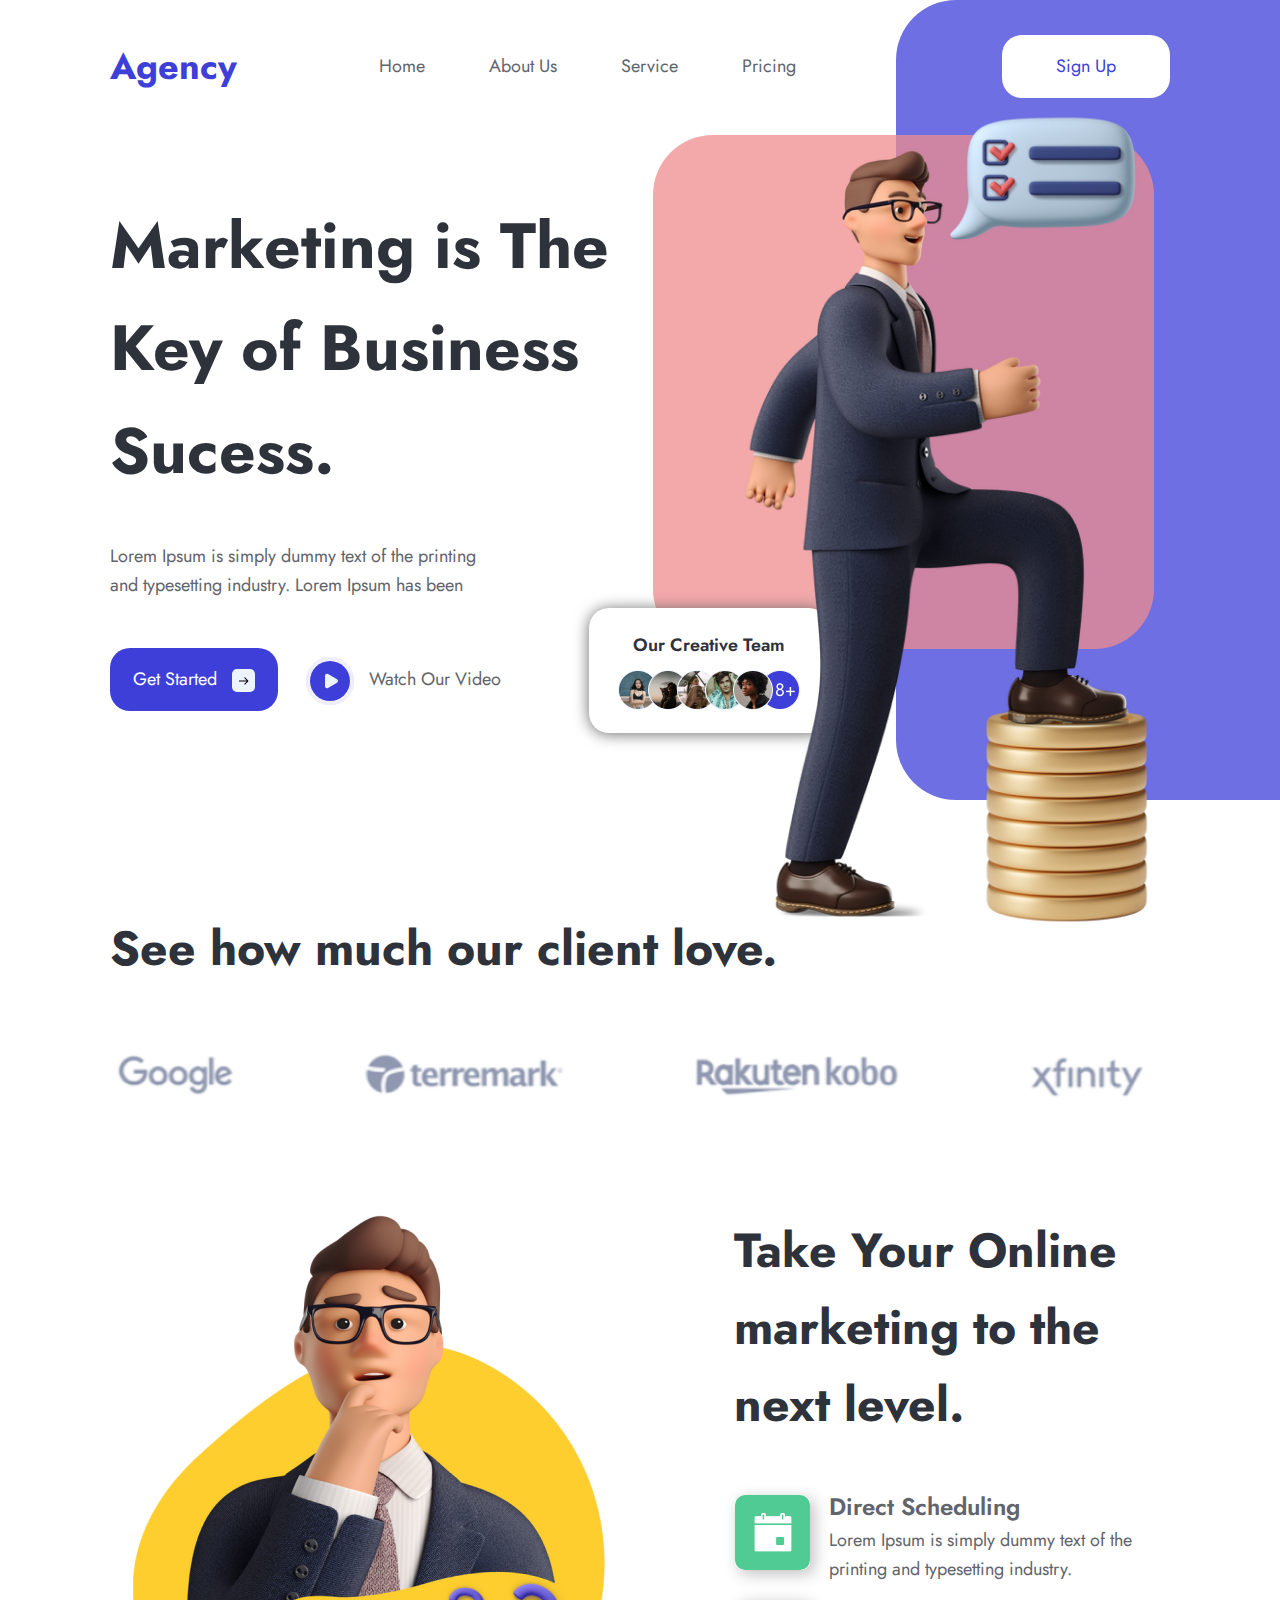
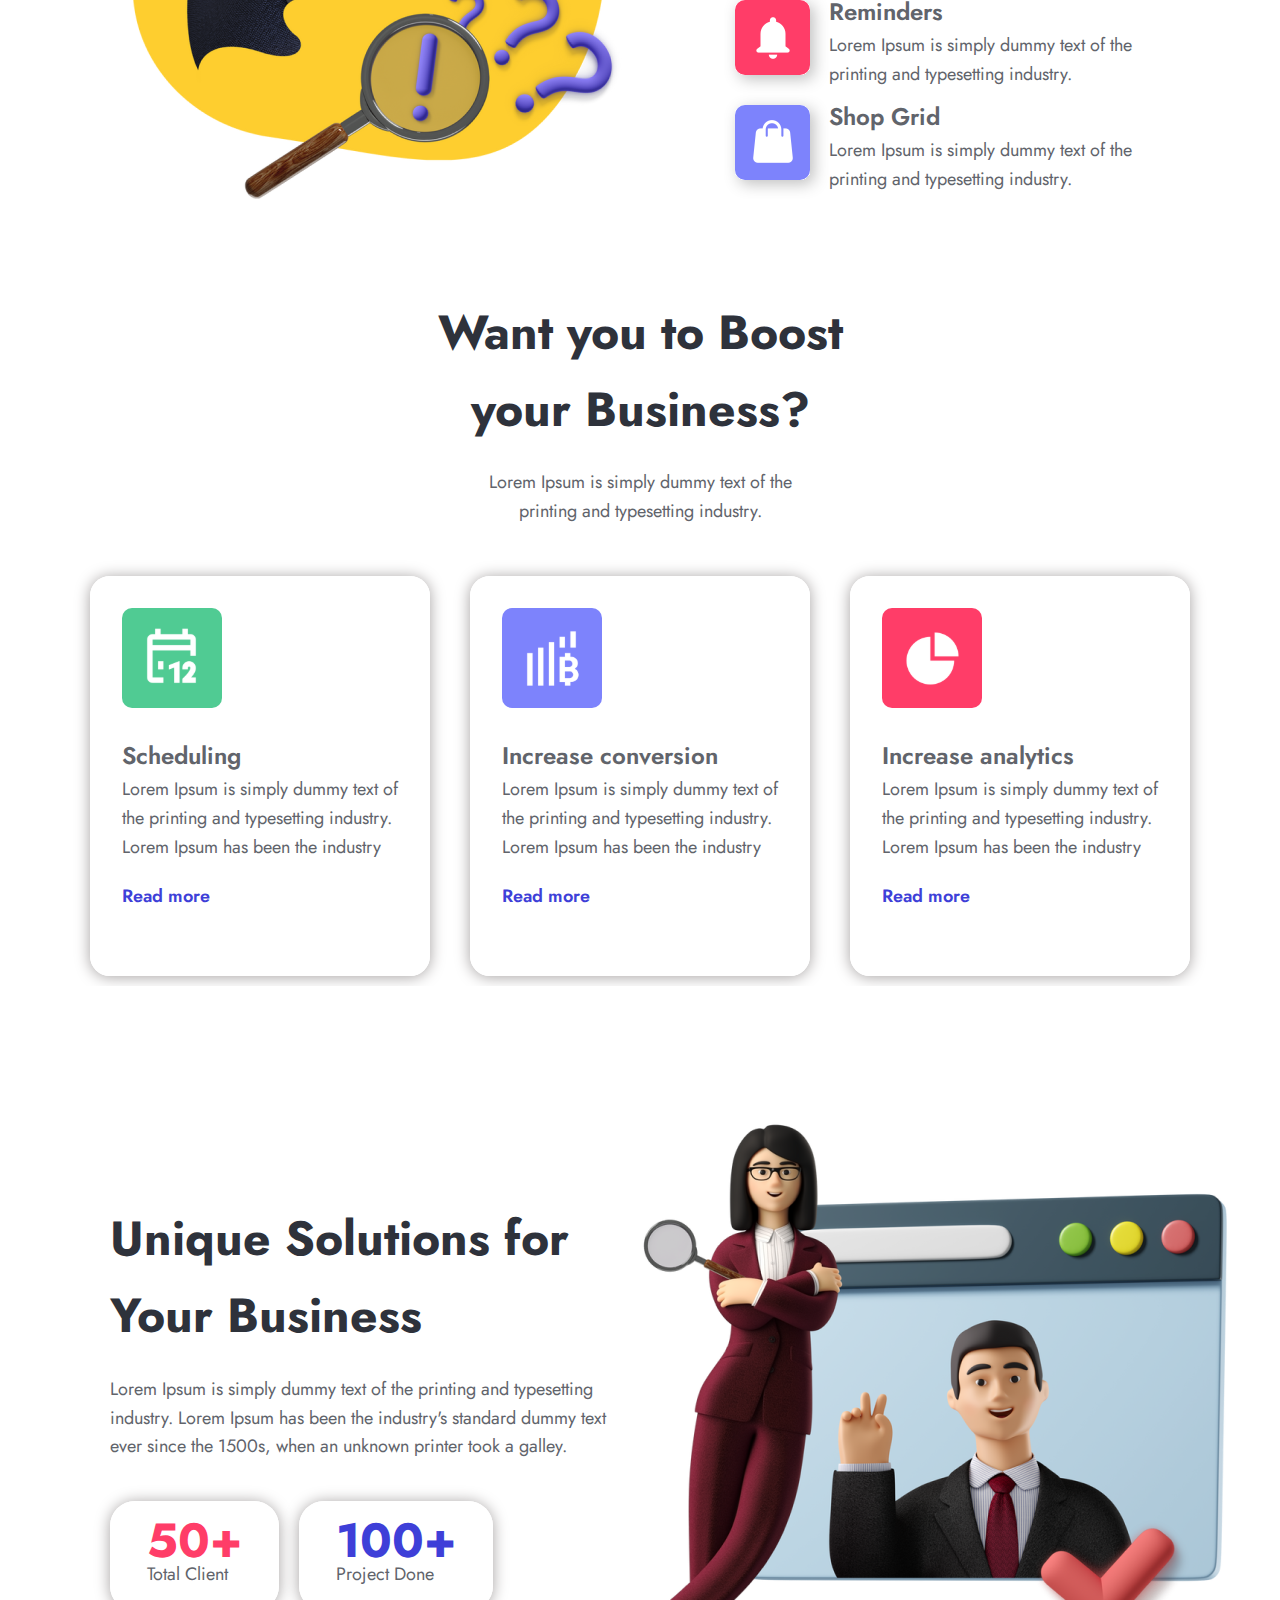
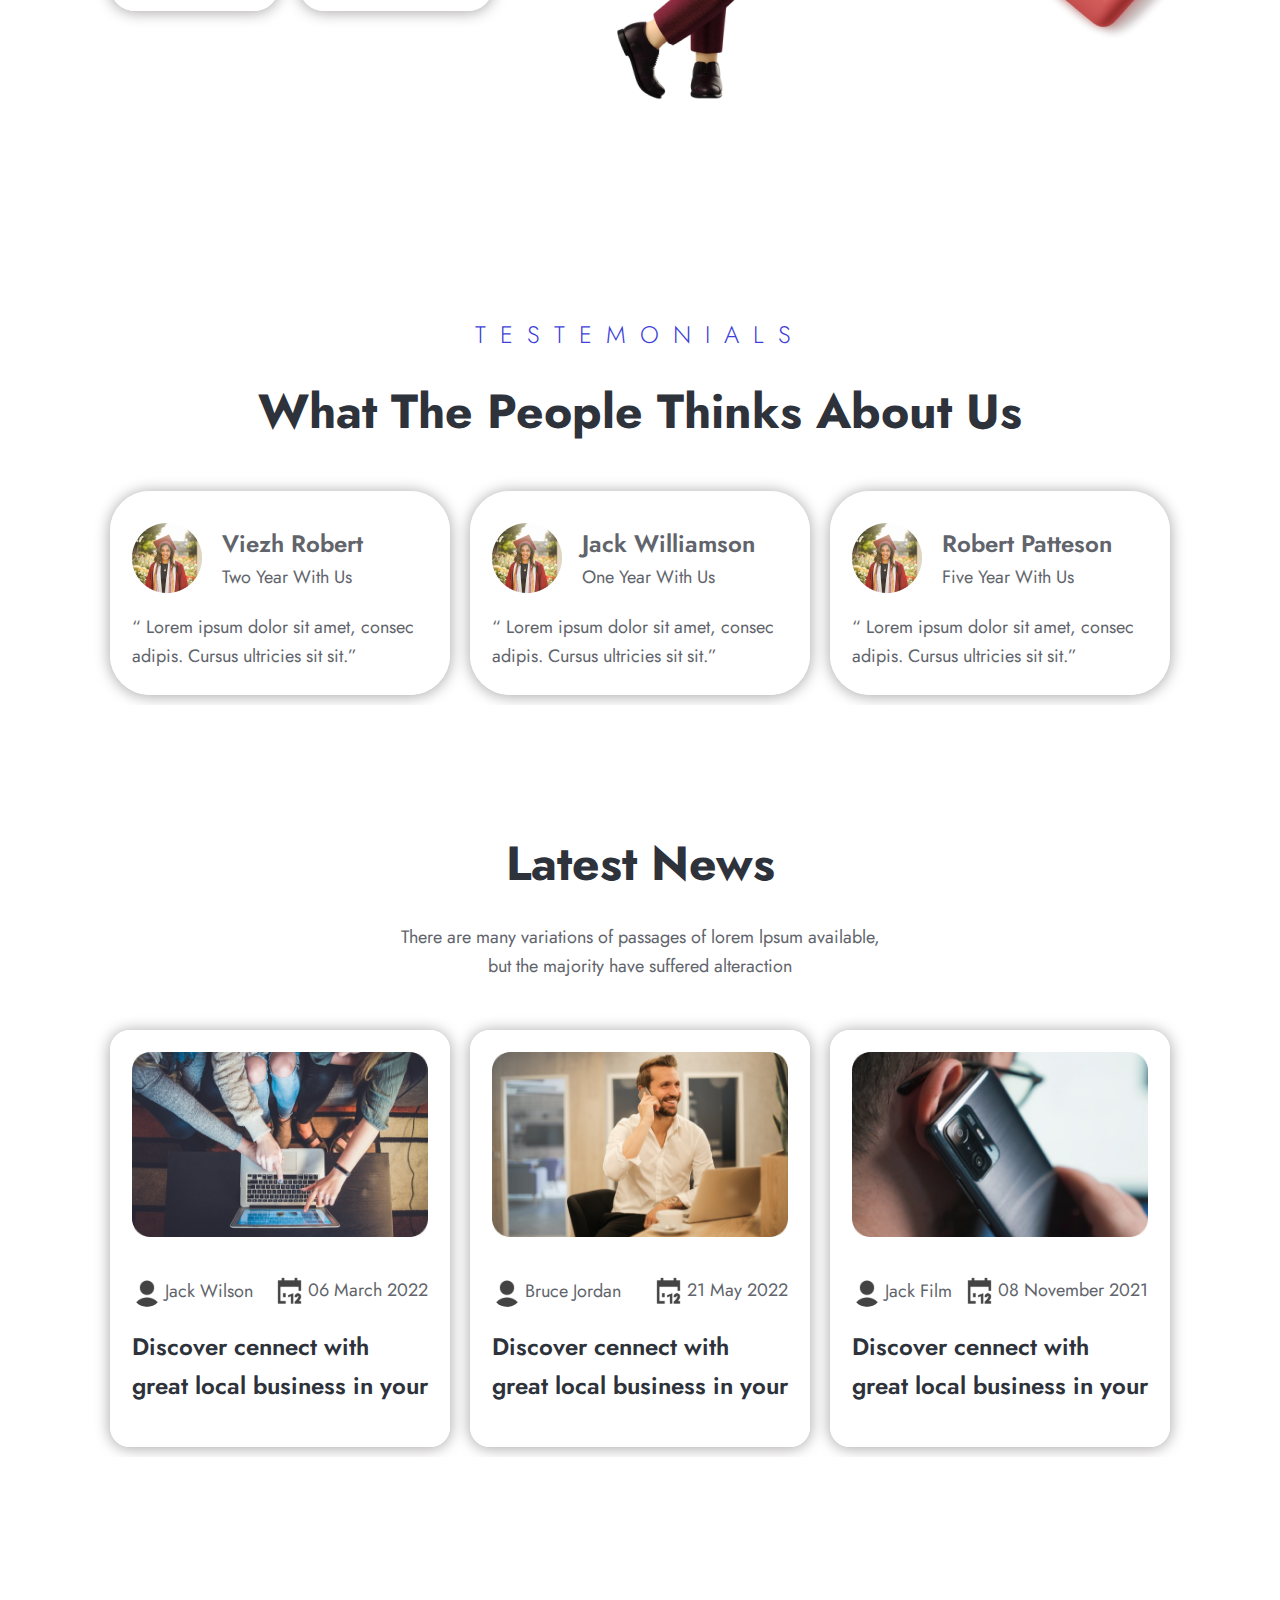
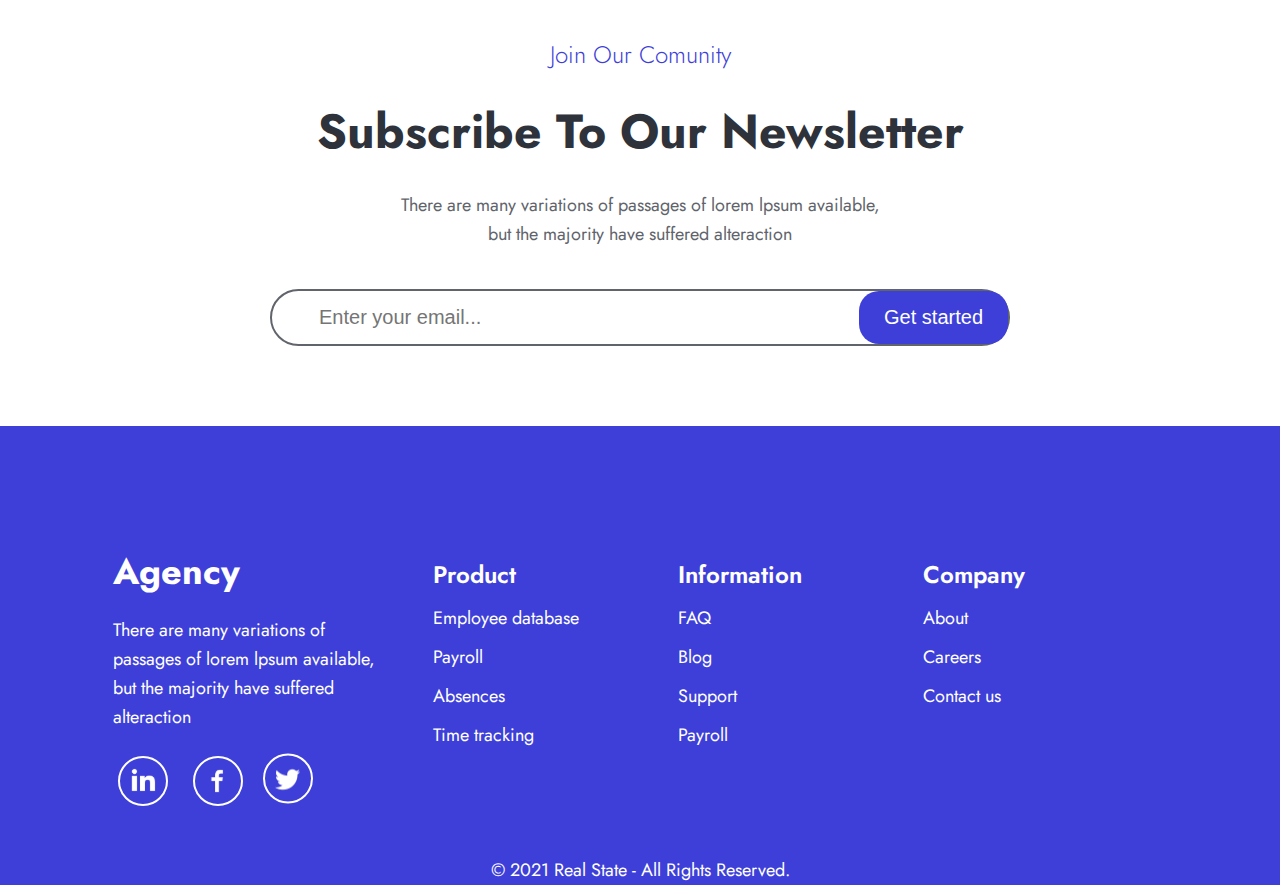
<file: 2.Project-Agency/index.html>
<!DOCTYPE html>
<html lang="en">

<head>
    <meta charset="UTF-8">
    <meta name="viewport" content="width=device-width, initial-scale=1.0">
    <title>Agency</title>
    <link rel="stylesheet" href="utilities.css">
    <link rel="stylesheet" href="style.css">
    <link rel="stylesheet" href="https://cdnjs.cloudflare.com/ajax/libs/font-awesome/5.15.1/css/all.min.css"
        integrity="sha512-+4zCK9k+qNFUR5X+cKL9EIR+ZOhtIloNl9GIKS57V1MyNsYpYcUrUeQc9vNfzsWfV28IaLL3i96P9sdNyeRssA=="
        crossorigin="anonymous" />
</head>

<body>

    <!-- Navbar -->

    <section class="header">
        <div class="container">
            <nav class="flex menu">
                <h3 class="logo menu-item">Agency</h3>
                <ul>
                    <li><a class="menu-item" href="#">Home</a></li>
                    <li><a class="menu-item" href="#">About Us</a></li>
                    <li><a class="menu-item" href="#">Service</a></li>
                    <li><a class="menu-item" href="#">Pricing</a></li>
                </ul>
                <a class="btn btn-head menu-item" href="">Sign Up</a>
            </nav>
        </div>
    </section>


    <!-- Showcase -->

    <section class="showcase">
        <div class="container grid">
            <div class="showcase-text">
                <h1>Marketing is The Key of Business Sucess.</h1>
                <p>Lorem Ipsum is simply dummy text of the printing <br>
                    and typesetting industry. Lorem Ipsum has been </p>
                <a class="btn btn-primary img-text-line" href="">Get Started<img src="images/GetStarted.svg" alt=""></a>
                <a class="btn btn-play img-text-line" href=""><img src="images/Play.svg" alt="">Watch Our Video</a>
            </div>
            <img class="showcase-img" src="images/Onthewaytothegoal.png">
            <div class="float-team flex">
                <p>Our Creative Team</p>
                <img src="images/CreativeTeam.png" alt="">
            </div>
        </div>
    </section>


    <!-- Features -->

    <section class="features">
        <div class="container">

            <h2>See how much our client love.</h2>
            <img class="img-company" src="images/ListCompany.png" alt="">

            <div class="grid">
                <img class="features-img" src="images/Answer.png" alt="">
                <div class="features-text">
                    <div class="features-list">
                        <h2>Take Your Online marketing to the next level.</h2>
                        <div class="img-text-line">
                            <img src="images/Schedule.svg" alt="">
                            <div>
                                <h4>Direct Scheduling</h4>
                                <p>Lorem Ipsum is simply dummy text of the printing and typesetting industry.</p>
                            </div>
                        </div>
                        <div class="img-text-line">
                            <img src="images/Reminders.svg" alt="">
                            <div>
                                <h4>Reminders</h4>
                                <p>Lorem Ipsum is simply dummy text of the printing and typesetting industry.</p>
                            </div>
                        </div>
                        <div class="img-text-line">
                            <img src="images/ShopGrid.svg" alt="">
                            <div>
                                <h4>Shop Grid</h4>
                                <p>Lorem Ipsum is simply dummy text of the printing and typesetting industry.</p>
                            </div>
                        </div>
                    </div>
                </div>
            </div>
    </section>


    <section class="boost">
        <div class="container">
            <div class="text-center">
                <h2>Want you to Boost<br> your Business?</h2>
                <p>Lorem Ipsum is simply dummy text of the <br>
                    printing and typesetting industry.</p>
            </div>

            <div class="cards grid grid-3">
                <div class="boost-card card">
                    <img src="images/Scheduling.svg" alt="">
                    <h4>Scheduling</h4>
                    <p>Lorem Ipsum is simply dummy text of the printing and typesetting industry.
                        Lorem Ipsum has been the industry</p>
                    <a class="btn btn-card" href="">Read more<i class="fas fa-arrow-right"></i></a>
                </div>
                <div class="boost-card card">
                    <img src="images/Conversion.svg" alt="">
                    <h4>Increase conversion</h4>
                    <p>Lorem Ipsum is simply dummy text of the printing and typesetting industry.
                        Lorem Ipsum has been the industry</p>
                    <a class="btn btn-card" href="">Read more<i class="fas fa-arrow-right"></i></a>
                </div>
                <div class="boost-card card">
                    <img src="images/Analytics.svg" alt="">
                    <h4>Increase analytics</h4>
                    <p>Lorem Ipsum is simply dummy text of the printing and typesetting industry.
                        Lorem Ipsum has been the industry</p>
                    <a class="btn btn-card" href="">Read more<i class="fas fa-arrow-right"></i></a>
                </div>
            </div>
        </div>
    </section>



    <!-- stats -->

    <section class="stats">
        <div class="grid container">

            <div class="stats-text">
                <h2>Unique Solutions for Your Business</h2>
                <p>Lorem Ipsum is simply dummy text of the printing and typesetting industry.
                    Lorem Ipsum has been the industry's standard dummy text ever since the 1500s, when an unknown
                    printer took a galley.</p>
                <div class="stats-card flex">

                    <div class="card client">
                        <h2>50+</h2>
                        <p>Total Client</p>
                    </div>

                    <div class="card project">
                        <h2>100+</h2>
                        <p>Project Done</p>
                    </div>

                </div>
            </div>

            <img class="stats-img" src="images/Recruiterfoundanemployee.png" alt="">
        </div>
    </section>


    <!-- Feedback -->

    <section class="feedback">
        <div class="container">
            <div class="text-center">
                <h4>TESTEMONIALS</h4>
                <h2>What The People Thinks About Us</h2>
            </div>

            <div class="feedback-cards grid grid-3">

                <div class="feedback-card card">
                    <div class="author">
                        <div class="img-text-line">
                            <img src="images/ImgUser.png" alt="">
                            <div>
                                <author>
                                    <h4>Viezh Robert</h4>
                                </author>
                                <p>Two Year With Us</p>
                            </div>
                        </div>
                    </div>
                    <q> Lorem ipsum dolor sit amet, consec adipis. Cursus ultricies sit sit.</q>
                </div>

                <div class="feedback-card card">
                    <div class="author">
                        <div class="img-text-line">
                            <img src="images/ImgUser.png" alt="">
                            <div>
                                <author>
                                    <h4>Jack Williamson</h4>
                                </author>
                                <p>One Year With Us</p>
                            </div>
                        </div>
                    </div>
                    <q> Lorem ipsum dolor sit amet, consec adipis. Cursus ultricies sit sit.</q>
                </div>

                <div class="feedback-card card">
                    <div class="author">
                        <div class="img-text-line">
                            <img src="images/ImgUser.png" alt="">
                            <div>
                                <author>
                                    <h4>Robert Patteson</h4>
                                </author>
                                <p>Five Year With Us</p>
                            </div>
                        </div>
                    </div>
                    <q> Lorem ipsum dolor sit amet, consec adipis. Cursus ultricies sit sit.</q>
                </div>
            </div>
        </div>
    </section>



    <!-- News -->

    <section class="news">
        <div class="container">

            <div class="text-center">
                <h2>Latest News</h2>
                <p>There are many variations of passages of lorem lpsum available,<br>
                    but the majority have suffered alteraction</p>
            </div>


            <div class="new-cards grid grid-3">

                <div class="news-card card">
                    <img src="images/PostMeetup.png" alt="">
                    <div class="author flex">
                        <div class="author-date">
                            <img src="images/User.svg" alt="">
                            <p>Jack Wilson</p>
                        </div>

                        <div class="author-date">
                            <img src="images/Calendar.svg" alt="">
                            <p>06 March 2022</p>
                        </div>
                    </div>
                    <h4>Discover cennect with great local business in your</h4>
                </div>

                <div class="news-card card">
                    <img src="images/PostConversion.png" alt="">
                    <div class="author flex">
                        <div class="author-date">
                            <img src="images/User.svg" alt="">
                            <p>Bruce Jordan</p>
                        </div>

                        <div class="author-date">
                            <img src="images/Calendar.svg" alt="">
                            <p>21 May 2022</p>
                        </div>
                    </div>
                    <h4>Discover cennect with great local business in your</h4>
                </div>

                <div class="news-card card">
                    <img src="images/PostCall.png" alt="">
                    <div class="author flex">
                        <div class="author-date">
                            <img src="images/User.svg" alt="">
                            <p>Jack Film</p>
                        </div>

                        <div class="author-date">
                            <img src="images/Calendar.svg" alt="">
                            <p>08 November 2021</p>
                        </div>
                    </div>
                    <h4>Discover cennect with great local business in your</h4>
                </div>
            </div>
        </div>
    </section>


    <section class="comunity">
        <div class="container">
            <div class="text-center">
                <h4>Join Our Comunity</h4>
                <h2>Subscribe To Our Newsletter</h2>
                <p>There are many variations of passages of lorem lpsum available,<br>
                    but the majority have suffered alteraction</p>
            </div>

            <div class="comunity-form">
                <form class="flex">
                    <input type="email" name="email" placeholder="Enter your email..." required>
                    <input class="btn btn-send" type="submit" value="Get started">
                </form>
            </div>
        </div>
    </section>


    <section class="footer">
        <div class="container grid">

            <div class="footer-main">
                <h3 class="logo">Agency</h3>
                </li>
                <p>There are many variations of passages of lorem lpsum available,
                    but the majority have suffered alteraction</p>
                <div class="socials">
                    <img src="images/LinkedIn.svg" alt="">
                    <img src="images/Facebook.svg" alt="">
                    <img src="images/Twitter.svg" alt="">
                </div>
            </div>

            <ul class="info">
                <li>
                    <h4>Product</h4>
                </li>
                <li><a href="">Employee database</a></li>
                <li><a href="">Payroll</a></li>
                <li><a href="">Absences</a></li>
                <li><a href="">Time tracking</a></li>
            </ul>

            <ul class="info">
                <li>
                    <h4>Information</h4>
                </li>
                <li><a href="">FAQ</a></li>
                <li><a href="">Blog</a></li>
                <li><a href="">Support</a></li>
                <li><a href="">Payroll</a></li>
            </ul>

            <ul class="info">
                <li>
                    <h4>Company</h4>
                </li>
                <li><a href="">About</a></li>
                <li><a href="">Careers</a></li>
                <li><a href="">Contact us</a></li>
            </ul>
        </div>
        <div class="text-center">
            <p>© 2021 Real State - All Rights Reserved.</p>
        </div>
    </section>

</body>

</html>
</file>
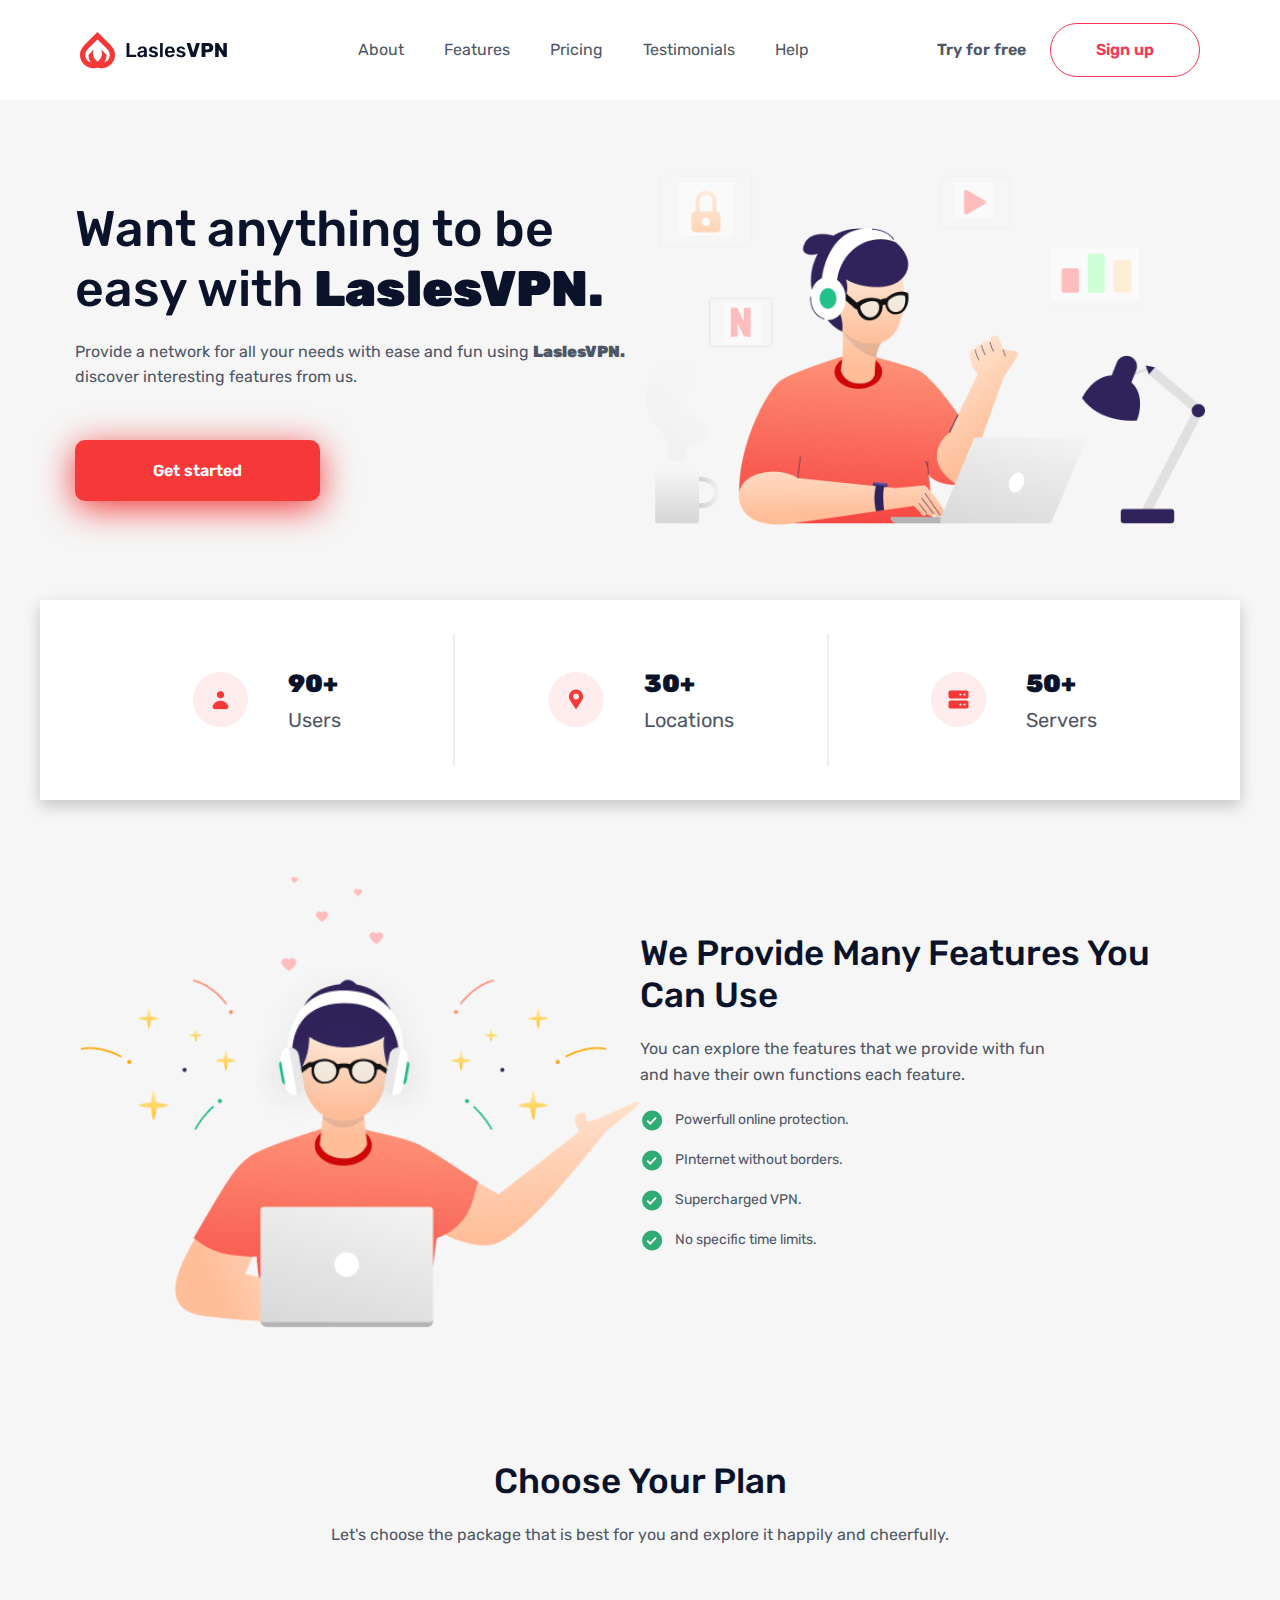
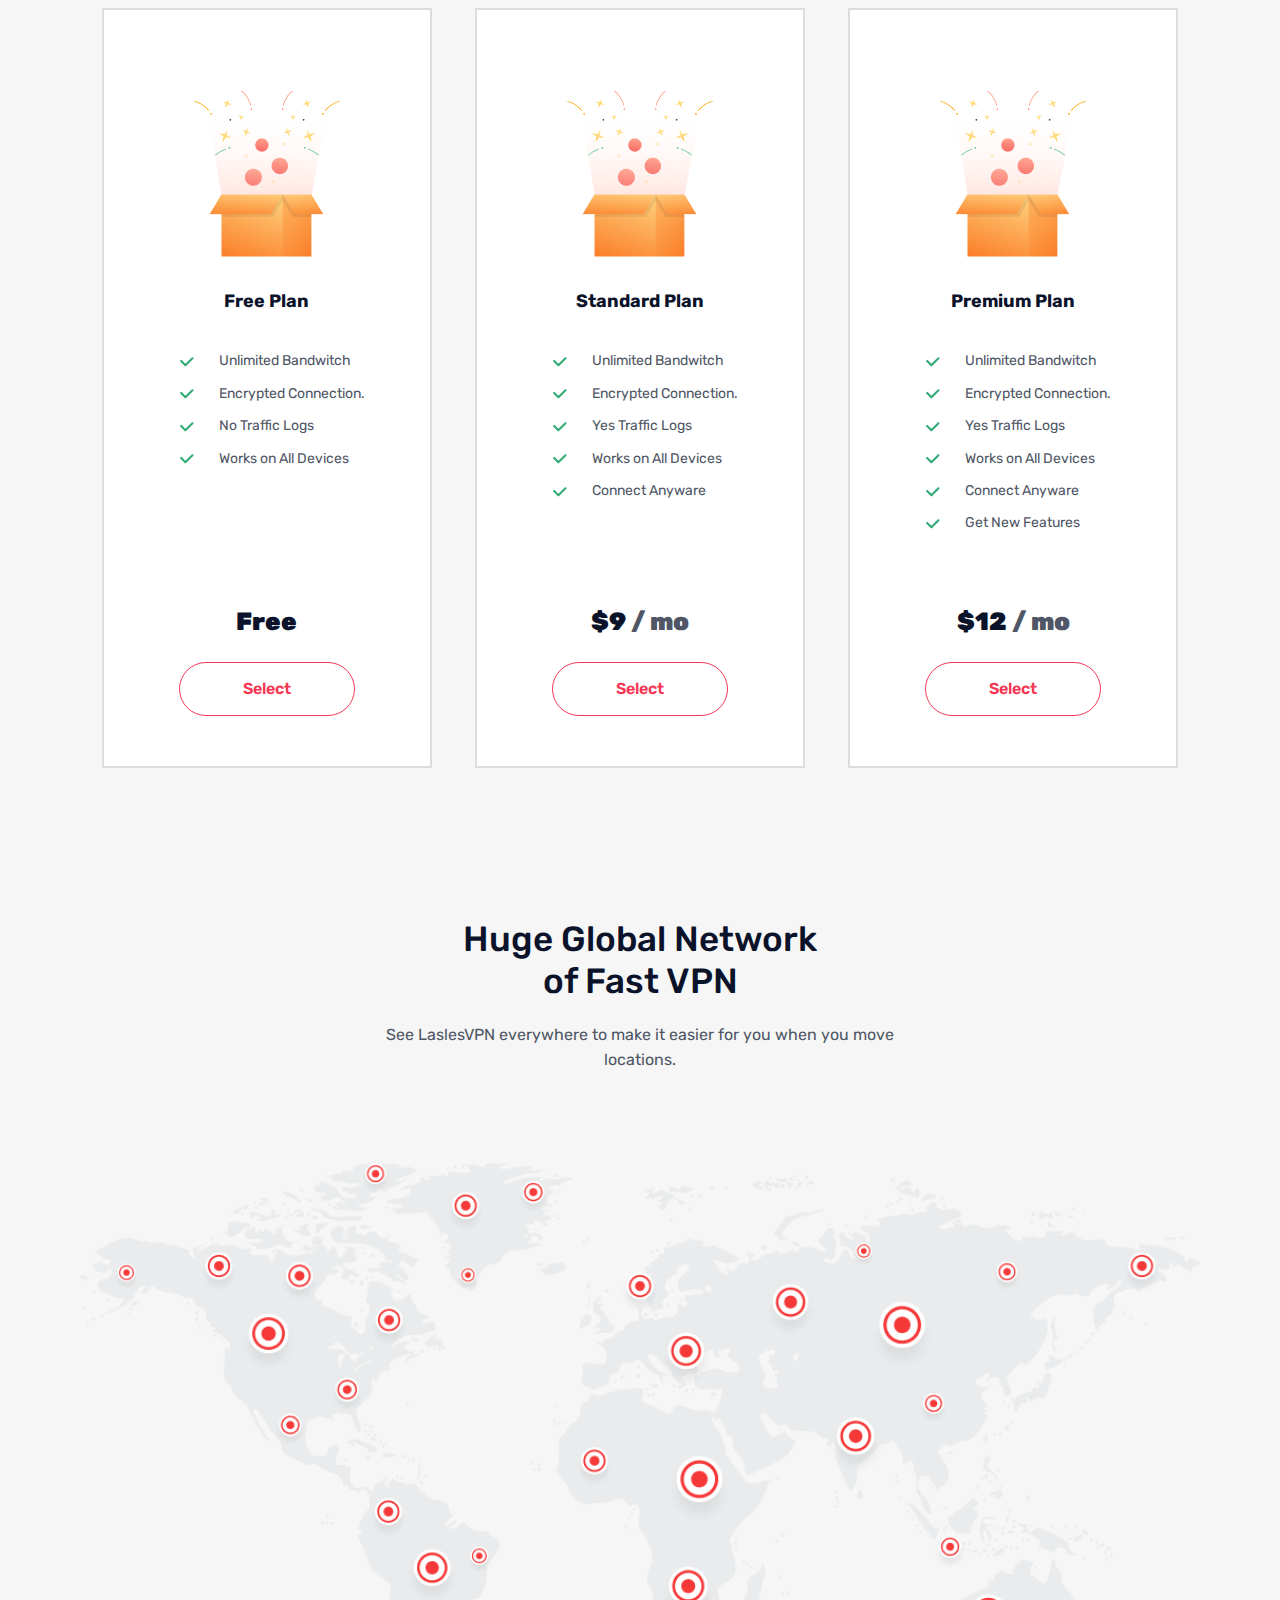
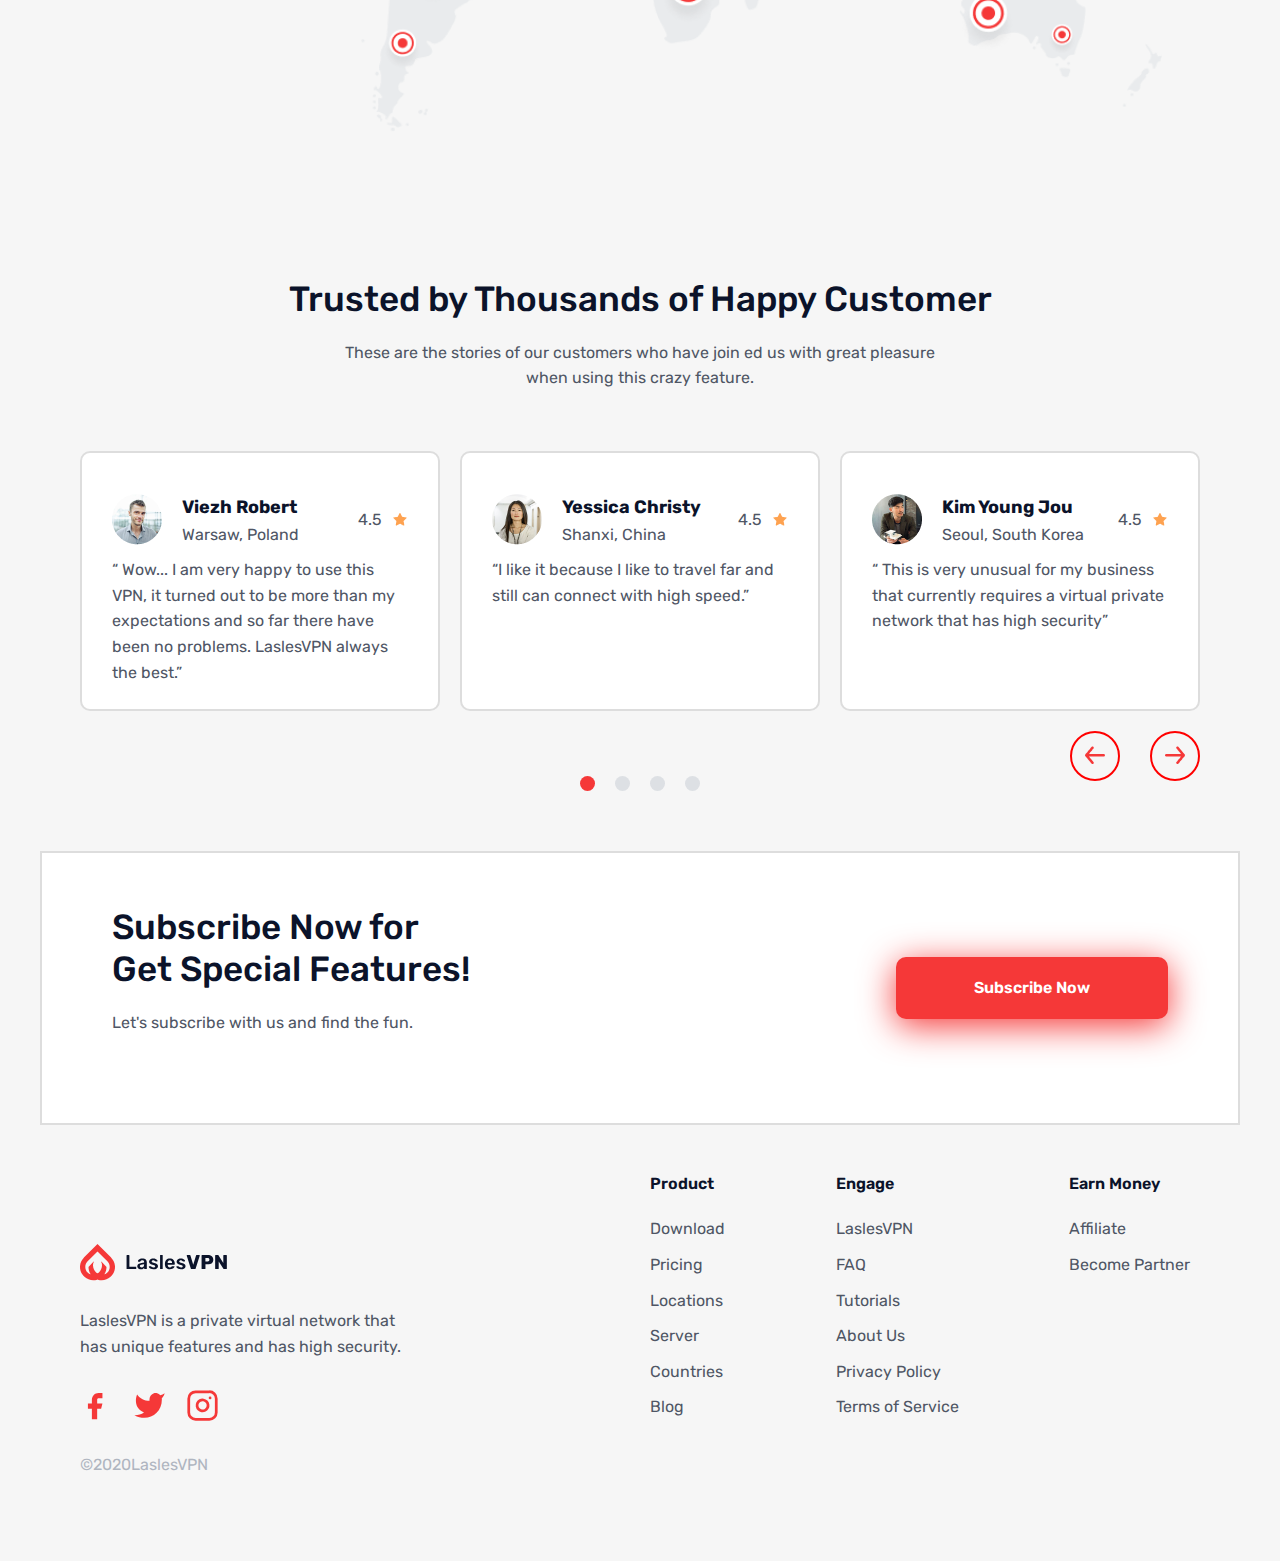
<file: 3.Project-LaslesVPN/index.html>
<!DOCTYPE html>
<html lang="en">
<head>
    <meta charset="UTF-8">
    <meta name="viewport" content="width=device-width, initial-scale=1.0">
    <meta http-equiv="X-UA-Compatible" content="IE=edge"> 
    <title>LaslesVPN</title>
    <link rel="stylesheet" href="utilities.css">
    <link rel="stylesheet" href="style.css"> 

</head>
<body>

    <!-- Header  -->

        <section class="header">
            <div class="container flex">
                <img class="logo" src="./images/Logo.svg" alt=""> 
                <div class="menu-btn">
                    <div class="menu-btn__lines"></div>
                </div>
                <nav class="menu-items">
                    <ul>
                        <li><a class="menu-item" href="#">About</a></li>
                        <li><a class="menu-item" href="#">Features</a></li>
                        <li><a class="menu-item" href="#">Pricing</a></li>
                        <li><a class="menu-item" href="#">Testimonials</a></li>
                        <li><a class="menu-item" href="#">Help</a></li>
                    </ul>
                </nav>
                <div>
                    <a href="#" class="btn btn-for-free">Try for free</a>
                    <a href="#" class="btn btn-head">Sign up</a>
                </div>
            </div>
        </section>
    
    <!-- Showcase  -->

    <section class="showcase">
        <div class="container grid">
            <div class="showcase-text">
                <h1>Want anything to be easy with <strong>LaslesVPN.</strong></h1>
                <p>Provide a network for all your needs with ease and fun using <strong>LaslesVPN.</strong> discover 
                    interesting features from us.</p>
                <a href="" class="btn btn-primary">Get started</a>
            </div>

                <img class="showcase-img" src="./images/IllustrationShowcase.png" alt="">   
        </div>
    </section>

    <!-- Stats  -->

    <section class="stats">
        <div class="container grid grid-3">
            <div class="stats-card img-text-line">
                <img src="./images/StatsUsers.png" alt="">
                <div>
                    <h3>90+</h3>
                    <p>Users</p>
                </div>
            </div>
            <div class="stats-card img-text-line">
                <img src="./images/StatsLocations.png" alt="">
                <div>
                    <h3>30+</h3>
                    <p>Locations</p>
                </div>
            </div>
            <div class="stats-card img-text-line">
                <img src="./images/StatsServers.png" alt="">
                <div>
                    <h3>50+</h3>
                    <p>Servers</p>
                </div>
            </div>
        </div>          
    </section>

    <!-- Features  --> 

    <section class="features">
        <div class="container grid">
            <img class="features-img" src="./images/Features.png" alt="">

            <div class="features-text">
                <h2>We Provide Many Features You Can Use</h2>
                <p>You can explore the features that we provide with fun <br>
                    and have their own functions each feature.</br></p>
            <ul class="features-list">
                <li class="img-text-line">
                    <img src="./images/CheckCircle.svg" alt="">
                    <p>Powerfull online protection.</p>
                </li>
                <li class="img-text-line">
                    <img src="./images/CheckCircle.svg" alt="">
                    <p>PInternet without borders.</p> 
                </li>
                <li class="img-text-line">
                    <img src="./images/CheckCircle.svg" alt="">
                    <p>Supercharged VPN.</p> 
                </li>
                <li class="img-text-line">
                    <img src="./images/CheckCircle.svg" alt="">
                    <p>No specific time limits.</p> 
                </li>
            </ul>    
            </div>
        </div>
    </section>
    
    <!-- Plan  --> 

    <section class="plan">
        <div class="text-center">
            <h2>Choose Your Plan</h2>
            <p>Let's choose the package that is best for you and explore it happily and cheerfully.</p>
        </div>

        <div class="container grid grid-3">
            <div class="card flex plan-card">
                <img class="" src="./images/BoxWithBenefits.png" alt="">
                <h4>Free Plan</h4>
                <div class="img-text-line">
                    <img src="./images/SimpleCheck.svg" alt="">
                    <p>Unlimited Bandwitch</p> 
                </div>
                <div class="img-text-line">
                    <img src="./images/SimpleCheck.svg" alt="">
                    <p>Encrypted Connection.</p> 
                </div>
                <div class="img-text-line">
                    <img src="./images/SimpleCheck.svg" alt="">
                    <p>No Traffic Logs</p> 
                </div>
                <div class="img-text-line">
                    <img src="./images/SimpleCheck.svg" alt="">
                    <p>Works on All Devices</p> 
                </div>
                <div class="sales text-center">
                    <h3>Free</h3>
                    <a href="" class="btn btn-secondary">Select</a>
                </div>
            </div>

            <div class="card flex plan-card">
                <img class="" src="./images/BoxWithBenefits.png" alt="">
                <h4>Standard Plan</h4>
                <div class="img-text-line">
                    <img src="./images/SimpleCheck.svg" alt="">
                    <p>Unlimited Bandwitch</p> 
                </div>
                <div class="img-text-line">
                    <img src="./images/SimpleCheck.svg" alt="">
                    <p>Encrypted Connection.</p> 
                </div>
                <div class="img-text-line">
                    <img src="./images/SimpleCheck.svg" alt="">
                    <p>Yes Traffic Logs</p> 
                </div>
                <div class="img-text-line">
                    <img src="./images/SimpleCheck.svg" alt="">
                    <p>Works on All Devices</p> 
                </div>
                <div class="img-text-line">
                    <img src="./images/SimpleCheck.svg" alt="">
                    <p>Connect Anyware</p> 
                </div>
                <div class="sales text-center">
                    <h3>$9 <span>/ mo</span></h3>
                    <a href="" class="btn btn-secondary">Select</a>
                </div>
            </div>

            <div class="card flex plan-card">
                <img class="" src="./images/BoxWithBenefits.png" alt="">
                <h4>Premium  Plan</h4>
                <div class="img-text-line">
                    <img src="./images/SimpleCheck.svg" alt="">
                    <p>Unlimited Bandwitch</p> 
                </div>
                <div class="img-text-line">
                    <img src="./images/SimpleCheck.svg" alt="">
                    <p>Encrypted Connection.</p> 
                </div>
                <div class="img-text-line">
                    <img src="./images/SimpleCheck.svg" alt="">
                    <p>Yes Traffic Logs</p> 
                </div>
                <div class="img-text-line">
                    <img src="./images/SimpleCheck.svg" alt="">
                    <p>Works on All Devices</p> 
                </div>
                <div class="img-text-line">
                    <img src="./images/SimpleCheck.svg" alt="">
                    <p>Connect Anyware</p> 
                </div>
                <div class="img-text-line">
                    <img src="./images/SimpleCheck.svg" alt="">
                    <p>Get New Features</p> 
                </div>
                <div class="sales text-center">
                    <h3>$12 <span>/ mo</span></h3>
                    <a href="" class="btn btn-secondary">Select</a>
                </div>
            </div>
        </div>
    </section>

    <!-- Map  -->

    <section class="map">
        <div class="container">
            <div class="text-center">
                <h2>Huge Global Network <br>of Fast VPN</h2>
                <p>See LaslesVPN everywhere to make it easier for you when you move <br>
                     locations.</p>
                <img src="./images/HugeGlobal.png" alt="">
            </div>
        </div>
    </section>

    <!-- Feedback  --> 

    <section class="feedback">
        <div class="container">
            <div class="text-center">
                <h2>Trusted by Thousands of Happy Customer</h2>
                <p>These are the stories of our customers who have join ed us with great pleasure <br> 
                    when using this crazy feature.</p>
            </div>

            <div class="carousel">
                <div class="slider">

                  <section class="slide_1">
                    <div class="grid grid-3">
                        <div class="card feedback-card ">
                            <div class="author">
                                <div class="img-text-line">
                                  <img src="./images/UserRobert.png" alt="">
                                  <div>
                                      <author><h4>Viezh Robert</h4></author>
                                      <p>Warsaw, Poland</p>
                                  </div>
                                </div>
                                <div class="img-text-line">
                                  <p>4.5</p>
                                  <img src="./images/Star.png" alt="">
                              </div>
                            </div>
                            <q> Wow... I am very happy to use this VPN, it turned out to be more than my expectations 
                            and so far there have been no problems. LaslesVPN always the best.</q>
                        </div>
      
                      <div class="card feedback-card author_none ">
                          <div class="author">
                                <div class="img-text-line">
                                    <img src="./images/userChristy.png" alt="">
                                    <div>
                                        <author><h4>Yessica Christy</h4></author>
                                        <p>Shanxi, China</p>
                                    </div>
                                </div>
                                <div class="img-text-line">
                                    <p>4.5</p>
                                    <img src="./images/Star.png" alt="">
                                </div>
                          </div>
                          <q>I like it because I like to travel far and still can connect with high speed.</q>
                        </div>
      
                        <div class="card feedback-card author_none ">
                          <div class="author">
                                <div class="img-text-line">
                                    <img src="./images/UserYoungJou.png" alt="">
                                    <div>
                                        <author><h4>Kim Young Jou</h4></author>
                                        <p>Seoul, South Korea</p>
                                    </div>
                                </div>
                                <div class="img-text-line">
                                    <p>4.5</p>
                                    <img src="./images/Star.png" alt="">
                                </div>
                          </div>
                          <q> This is very unusual for my business that currently requires 
                              a virtual private network that has high security</q>
                        </div>
      
                  </section>
                  <section сlass="Carousel_3 "><h3>Добавь</h3></section>
                  <section сlass="Carousel_3"><h3>сюда</h3></section>
                  <section сlass="Carousel_3"><h3> отзыв</h3></section>
                </div>

                <div class="control">
                  <span class="arrow left flex">
                    <img src="./images/LeftArrow.png" alt="">
                  </span>
                  <span class="arrow right flex">
                    <img src="./images/RightArrow.png" alt="">
                  </span>
                  <ul>
                    <li class="selected"></li>
                    <li></li>
                    <li></li>
                    <li></li>
                  </ul>
                </div>
            </div>
        </div>
    </section>

    <!-- Subscribe  --> 

    <section class="subscribe">
        <div class="card container grid">
            <div>
                <h2>Subscribe Now for<br> Get Special Features!</h2>
                <p>Let's subscribe with us and find the fun.</p>
            </div>
            <a href="" class="btn btn-primary">Subscribe Now</a>
        </div>
    </section>

    <!-- Footer  --> 

    <section class="footer">
            <div class="container grid">

                <div class="footer-left">
                    <img class="logo" src="./images/Logo.svg" alt="">
                    <p>LaslesVPN is a private virtual network that <br>
                         has unique features and has high security.</p>
                    <div class="socials">
                        <img src="./images/facebook.svg" alt="">
                        <img src="./images/twitter.svg" alt="">
                        <img src="./images/instagram.svg" alt="">
                    </div>
                    <span>©2020LaslesVPN</span>
                </div>

                <div class="footer-right flex">

                        <ul>
                            <li><p>Product</p></li>
                            <li><a href="#">Download </a></li>
                            <li><a href="#">Pricing</a></li>
                            <li><a href="#">Locations</a></li>
                            <li><a href="#">Server</a></li>
                            <li><a href="#">Countries</a></li>
                            <li><a href="#">Blog</a></li>
                        </ul>
                    
                        <ul>
                            <li><p>Engage</p></li>
                            <li><a href="#">LaslesVPN </a></li>
                            <li><a href="#">FAQ</a></li>
                            <li><a href="#">Tutorials</a></li>
                            <li><a href="#">About Us</a></li>
                            <li><a href="#">Privacy Policy</a></li>
                            <li><a href="#">Terms of Service</a></li>
                        </ul>
                    
                    <ul>
                        <li><p>Earn Money</p></li>
                        <li><a href="#">Affiliate </a></li>
                        <li><a href="#">Become Partner</a></li>
                    </ul>      
                </div>
            </div>
    </section>


<script src="script.js"></script>

</body>
</html>
</file>
<file: 2.Project-Agency/utilities.css>
.grid {
    display: grid;
    justify-content: center;
    align-items: center;
    grid-template-columns: repeat(2, 1fr);
    height: 100%;
}

.container {
    max-width: 1140px;
    padding: 0 40px;
    margin: 0 auto;
    overflow: auto;
}

.flex {
    display: flex;
    justify-content: center;
    align-items: center;
    height: 100%;
}

.grid-3 {
    grid-template-columns: repeat(3, 1fr);
}

.img-text-line { display: flex; align-items: center;} 
.img-text-line img { vertical-align: middle;}
</file>
<file: 2.Project-Agency/style.css>
@import url('https://fonts.googleapis.com/css2?family=Jost:wght@400;600;700&display=swap');

* { 
    box-sizing: border-box;
    padding: 0;
    margin: 0
}

body { 
    font-family: 'Jost', sans-serif;
    color: #61646B ;
    line-height: 1.6; 
    background-color: #FFFFFF;
    font-size: 18px;
    font-weight: 400;
}

ul { 
    list-style-type: none;
}
      
a { 
    text-decoration: none;
    color: #61646B; 
}

h1,h2,h3  { 
    font-weight: 700;
    color: #2E323B;
}

h1 { font-size: 64px;}

h2 { font-size: 48px;}

h3 {font-size: 36px;}

h4 {
    font-weight: 600;
    font-size: 24px;
}


/* Header */

.header {
    height: 135px;
}

.header .flex { 
    justify-content: space-between;
}

nav {
    margin: 35px 0;
}

nav ul { 
    display: flex;
}

nav ul a:hover{
    border-bottom: 2px #3E3FD8 solid;
}

nav ul >  li  {
    margin-right: 64px;
}

nav::after {
    content: ' ';
    height: 800px;
    width: 800px;
    position: absolute;
    top:0;
    left: 70%;
    background-color: #3E3FD8;
    opacity: 75%;
    z-index: -3;
    border-radius: 60px;
}

.logo {
    color: #3E3FD8;
    line-height: 1;
}

.btn {
    display: inline-block;
    padding: 17px 23px;
    border-radius: 20px;
    cursor: pointer; 
    background-color: transparent;
    border: none;
}

.btn-head {
    background-color: #FFFFFF;
    color: #3E3FD8;
    padding: 17px 54px;
}

.text-center {
    text-align: center;
}

/* Showcase */

.showcase {
    height: 676px;
    position: relative;
}

.showcase .grid {
    overflow: visible;
    grid-template-columns: 52% 48%;
    align-items: start;
}

.showcase-text {
    padding: 60px 0 10px;
}

.showcase-img {
    position: relative;
    top: -55px;
}

.showcase-text p {
    margin: 40px 0;
}

.showcase .btn-primary img {
    margin-left: 15px;
}

.btn-primary {
    background-color: #3E3FD8;
    color: #FFFFFF;
}


.showcase .btn-play img {
    margin-right: 15px;
}

.showcase::after {
    content: ' ';
    height: 514px;
    width: 501px;
    position: absolute;
    top: 0;
    left: 51%;
    background-color: #EF8B8D;
    opacity: 75%;
    z-index: -2;
    border-radius: 60px;
}

.float-team {
    position: absolute;
    width: 240px;
    height: 125px;
    box-shadow: 0 1px 15px #6d6b6b;
    flex-direction: column;
    background-color: #FFFFFF;
    color: #2E323B;
    font-weight: 600;
    left: 46%;
    top: 70%;
    row-gap: 10px;
    border-radius: 20px;
    z-index: -1;
}

/* Features */


.features {
    padding: 100px 0 82px;
}

.img-company {
    position: relative;
    left: 50%;
    transform: translate(-50%);
    margin: 40px 0 70px;
    width: 100%; 
} 

.features .grid {
    grid-template-columns: 1fr 1fr 30px;
}

.features .img-text-line {
    justify-content: center;
} 

.features-text h2 {
    margin: 0 0 40px 10px;
}


.features-img {
    position: relative;
    right: 45px;
}


/* Boost */


.boost .grid-3 {
    grid-template-columns: repeat(3, minmax(360px, auto));
    grid-template-rows: repeat(1, 420px); 
    align-items: stretch;
    gap: 20px;
}

.card {
    background-color: transparent;
    box-shadow: 0 1px 15px hsl(0, 2%, 64%);
    border: 2px white solid; 
    transition-duration: 1s;  
}


.boost-card {
    padding: 30px 30px 40px;
    border-radius: 20px;
    margin: 10px 10px;  
}

.boost-card:nth-child(1):hover {
    border-color: #50CB93;

}
.boost-card:nth-child(2):hover {
    border-color: #3E3FD8;

}
.boost-card:nth-child(3):hover {
    border-color: #FF3D68;
}

.boost-card h4 {
    margin: 20px 0 0px;
}

.btn-card {
    background-color: #FFFFFF;
    color: #3E3FD8;
    font-weight: 600;
    padding: 20px 0px 0;
}

.boost-card .fas {
    margin: 0 9px;
}

.boost .text-center p {
    margin: 20px 0 40px;
}


/* Stats*/

.stats {
    height: 840px;
    position: relative;
}

.stats .card {
    border-radius: 25px;
    padding: 0px 35px;
}

.stats-card {
    column-gap: 20px;
    justify-content: start;
}

.stats-card p {
    position: relative;
    top: -20px;
}

.client h2 {
    color: #FF3D68;
}

.project h2 {
    color: #3E3FD8;
}

.stats-text > p {
    margin: 20px 0 40px;
}

.stats .grid {
    grid-template-columns: 50% 50%;
}

.stats-img {
    position: absolute;
    right: 0;
}


/* Feedback*/

.feedback {
    min-height: 600px; 
}

.feedback .text-center > h4 {
    color: #3E3FD8;
    letter-spacing: 14px;
    margin-bottom: 20px;
    font-weight: 300;
}

.feedback .grid-3 {
    grid-template-columns: repeat(3, minmax(340px, auto));
    grid-template-rows: repeat(1, 204px);
    gap: 20px;
    align-items: stretch;
}

.feedback .author {
    display: flex;
    justify-content: space-between;
    margin: 0 40px 20px 0;
    width: 100%;
}

.feedback .author img {
    margin-right: 20px;
}

.feedback .text-center{
    margin: 90px 0 30px;
}

.feedback-card {
    border-radius: 40px;
    padding: 30px 20px;
}

.feedback-cards {
    padding: 10px;
}

.feedback-card:hover {
    border-color: #3E3FD8;
}


/* News*/

.news {
    min-height: 800px;
}

.news .grid-3 {
    grid-template-columns: repeat(3, minmax(340px, auto));
    column-gap: 20px;
}

.news-card {
    overflow: hidden;
    margin: 10px 0;
}

.news .text-center p {
    margin: 20px 0 40px;
}

.author-date {
    display: flex;
    column-gap: 3px;
}

.news .author {
    justify-content: space-between;
    margin: 30px 0 20px;
}

.news-card {
    padding: 20px 20px 40px;
    border-radius: 20px;
}

.news-card > h4 {
    color: #2E323B;
}

.news-card > img {
    width: 100%;
}

.news-card:hover {
    border-color: #3E3FD8;
}

.news-card > img:hover {
    transform: scale(1.3);  
    transition: 2s; 
}


/* Comunity*/

.comunity .text-center h4 {
    margin: 10px 0 20px;
    color: #3E3FD8;
    font-weight: 300;
}

.comunity .text-center p {
    margin: 20px 0 40px;
}

.comunity-form {
    max-width: 740px;
    border: 2px #61646B solid;
    border-radius: 50px;
    position: relative;
    left: 50%;
    transform: translate(-50%);
    color: #61646B;
    margin: 10px 0 80px;
}

.comunity-form input[type='email'] {
  border: 0;
  width: 100%;
  margin-left: 47px;
  font-size: 20px;
  color: #61646B;
}

.comunity-form input:focus {
  outline: none;
}

.btn-send {
    padding: 15px 25px;
    background-color: #3E3FD8;
    color: #FFFFFF;
    font-size: 20px;
}


/* Footer*/

.footer {
    height: 430px;
    background-color: #3E3FD8;
    color: #FFFFFF;
    padding-top: 120px;
}

.footer .text-center {
    background-color: #3E3FD8;
}

.footer h3 {
    color: #FFFFFF;
}

.footer .grid {
    grid-template-columns: 320px repeat(3, minmax(auto, 245px));
    align-items: start;
}

.footer .logo {
    line-height: 1.4;
}

.footer-main p {
    margin: 20px 54px 20px 0;
}

.socials {
    display: flex;
    column-gap: 20px ;
}

.info li {
    margin: 10px 0;
}

.info li a {
    margin: 10px 0;
    color: #FFFFFF;
}

.info h4 {
    margin-bottom: 10px;
}


.footer .text-center h3 {
    font-weight: 300;
}


/* Tablets */
 
@media (max-width: 768px)  { 

    nav ul li a {
        color: #2E323B;
    }

    .showcase .grid, .features .grid, .stats .grid, .feedback .grid {
        grid-template-columns: 1fr;
        grid-template-rows: 1fr;
    }

    .showcase-text {
        text-align: center;
    }

    .showcase-img {
        display: none;
    }

    .float-team {
       left: 30%;
       top: auto;
       bottom: 20px;
       width: 300px;
    }

    .btn-play {
        color: #FFFFFF;
    }

    .img-company {
        display: none;
    }

    .features-img {
        right: 0;
        left: 10px;
    }

    .boost .grid {
        grid-template-columns: 450px;
        grid-template-rows: 1fr;
    }

    .stats-img {
        display: none;
    }

    .news .grid {
        grid-template-columns: 450px;
        grid-template-rows: 1fr; 
    }

    .news-card > img:hover {
        transform: scale(1.2);  
    }
}



/* Dekstop */

@media (max-width: 1115px) { 

    .stats-card {
        justify-content: center;
    }

    .stats-text {
        text-align: center;
    }

    .news {
        margin: 30px 0; 
    }
}

@media (min-width: 900px) and (max-width: 1100px) { 

    .features-img { 
       width: 100%;
    }
}

@media (max-width: 900px) { 

    .features h2 {
        text-align: center;
    }

    nav .btn-head {
        display: none;
    }
}



/* Tablets and under */

@media (min-width: 769px) and (max-width: 1100px) {  

    .stats-text > p { 
        margin-top: 400px;
    }

    .stats-img {  
        height: 420px;
        left: 0;
        top: 42%;                        
        transform: translate(50%, -50%) 
    
      }   
    
    
    .stats .grid { 
        grid-template-columns: 1fr;
    }

    .boost .grid, .feedback .grid, .news .grid { 
        grid-template-columns: repeat(auto-fit, 380px);
    }
}


@media (min-width: 769px) and (max-width: 900px) { 

    .features-img{ 
        display: none;
    }

    .features .grid {
        grid-template-columns: 1fr; 
    }

    .btn-play { 
        padding: 20px 0;
    }
}


@media (min-width: 560px) and  (max-width: 714px) {  

    .info:nth-child(2) {
        display: none;
    }

    nav ul >  li {
        display: none;
    }


    .btn-play {
        color: #2E323B;
    }


    .float-team {
        top: 90%;
    }
}


/* Mobile */

@media (max-width: 560px) { 

    nav {
        flex-direction: column;
        row-gap: 10px;
    }

    nav ul >  li {
        margin: 20px;
    }

    .float-team {
        display: none;
    }
    
    .btn-play {
        display: none;
    }

    .footer .info  {
        display: none;
    }

    .features .container > h2, .features-img {
        display: none;
    }
}


body { 
    overflow-x: hidden;
}
</file>
<file: 3.Project-LaslesVPN/utilities.css>
.grid {
    display: grid;
    justify-content: center;
    align-items: center;
    grid-template-columns: repeat(2, 1fr);
    height: 100%;
}

.container {
    max-width: 1200px;
    padding: 0 40px;
    margin: 0 auto; 
    overflow: auto;
}

.flex {
    display: flex;
    justify-content: center;
    align-items:center;
    height: 100%;
}

.grid-3 { grid-template-columns: repeat(3, 1fr); }

.btn { 
    display: inline-block; 
    cursor: pointer; 
    background-color: transparent;
    color: #4F5665;
    border: none;
    border-radius: 50px;
    font-weight: 600;
}

.card {
    border: 2px #DDDDDD solid;
    background-color: white;
}

.text-center { text-align: center; }

.img-text-line { display: flex; align-items: center;} 
.img-text-line img { vertical-align: middle;}

img [scr$=".png"] {
    width: 100%;
}

.showcase img { 
    height: px;
    width: 100%;
}

.features-img {
    width: 100%;
}
</file>
<file: 3.Project-LaslesVPN/style.css>
@import url('https://fonts.googleapis.com/css2?family=Rubik&display=swap');

*{ 
box-sizing: border-box; 
padding: 0;
margin: 0
}

body { 
font-family: 'Rubik', sans-serif;
color: #4F5665;
line-height: 1.6;  
background-color: #F6F6F6;
font-size: 16px;
font-weight: 400;
}

ul { list-style-type: none; }
  
a { 
text-decoration: none;
color: #4F5665; 
}
 
h1,h2 {
font-weight: 500; 
line-height: 1.2; 
margin: 0px 0px;
}

h1,h2,h3,h4 { color: #0B132A; }

h1 { font-size: 50px; }

h2 { font-size: 35px;}

h3 { font-weight: 900; font-size: 25px; }

h4 { font-size: 18px; }

strong { font-weight: 900; }


/* header */

.header {
    height: 100px;
    background-color: #FFFFFF;
}

.header .flex {
    justify-content: space-between;
}

.header ul{
	display: flex; 
}
.header li a{
    margin: 0 20px;
}

.logo {
    vertical-align: center;
}

.header li a:hover {
    border-bottom: 2px #F53855 solid;
}

.btn-head{ 
    border: 1px #F53855 solid;
    padding: 13px 45px;
    margin-left: 20px;
    color: #F53855;
}

/* Showcase */

.showcase { 
    height: 500px;
    padding: 30px 0;
    color: #4F5665;
}

.showcase p { 
    margin: 20px 0 50px 0; 
}

.showcase .grid{
    grid-template-columns: 50% 50%;
    gap: 10px;
    overflow: visible;
}

.showcase-img {
    vertical-align: center;
    animation: slideInFromRight 1s ease-in;
}

.btn-primary { 
    background: #F53838 ; 
    color: #FFFFFF;
    border-radius: 10px;
    padding: 18px 78px; 
    font-weight: 600;
    box-shadow: 0px 7px 35px #F53838;
}

.showcase-text {
    animation: slideInFromLeft 1s ease-in;
}


/* Stats */

.stats {
    height: 200px;
    vertical-align: middle;
    animation: slideInFromBottom 1s ease-in;
}

.stats .grid {
    background-color: #ffffff;
    box-shadow: 0 6px 15px rgba(0, 0, 0, 0.2)
}

.stats .img-text-line p {
    font-size: 20px;
}

.stats-card {
    display: flex;
    padding: 30px 20px;
    gap: 40px;
    justify-content: center;
    align-items: center;
}

.stats-card + .stats-card {
    border-left: 2px #EEEFF2 solid;
}

/* Features */

.features {
    height: 460px;
    margin: 70px 0 130px;
    color: #4F5665;
}

.features .img-text-line { 
    gap: 10px;
}

.features-img {
    margin-right: 180px;
}

.features-text h2 {
    margin-bottom: 20px;
}

.features-text > p {
    margin: 20px 0;
}

.features-text .img-text-line {
    font-size: 14px;
    margin-bottom: 15px;
}


/* Plan */

.plan .text-center p {
    margin: 20px 0 40px ; 
}

.plan-card {
    margin: 20px auto;
    height: 760px;
    width: 330px;
    padding: 80px 0 50px;
}

.plan-card h4 {
    margin: 30px 0;
}

.plan .flex {
    flex-direction: column;
    justify-content: start;
}

.sales {
    margin-top: auto;
}

.sales span {
    color: #4F5665;
}

.plan .img-text-line { 
    gap: 20px;
    align-self: start;
    margin-left: 70px;
}

.plan .img-text-line p { 
    font-size: 14px;
    margin: 5px 0;  
}

.plan-card:hover{
    border-color: #F53838;
}
.card:hover {
    transition-duration: 1s;
}

.btn-secondary {
    border: 1px #F53855 solid;
    padding: 13px 63px;
    color: #F53855;
    margin-top: 20px;
}

.btn-secondary:hover {
    background-color: #F53838;
    box-shadow: 0px 7px 35px #F53838;
    color: white;
    transition-duration: 1s;
}

/* Map */

.map {
    height: 870px;
    margin: 130px 0 90px;
}

.map p {
    margin: 20px 0 90px;
}

.map img {
    width: 100%;
}


/* Feedback */

.feedback {
    margin-bottom: 50px;
}

.feedback-card {
    height: 260px;
    padding: 30px 30px 0;
    border-radius: 10px;
    overflow: hidden;
}

.feedback .text-center p {
    margin: 20px 0 60px;
}

.feedback .grid {
    gap: 20px;
    align-items: start;
}

.author {
    display: flex;
    justify-content: space-between;
    margin: 10px 0;
}

.feedback .img-text-line {
    gap: 20px;
}

.feedback .img-text-line + .img-text-line {
    gap: 10px;
}

.feedback-card:hover{
    border-color: #F53838;
}

/* Subscribe */

.subscribe {
    max-height: 240px;
    margin: 10px 0 70px;
}

.subscribe p {
    margin: 20px 0 35px;
}

.subscribe .card {
    position: relative;
    padding: 53px 70px;
}

.subscribe .btn-primary {
    position: absolute;
    right: 70px;
}


/* Footer */

.footer {
    height: 400px;
}


.footer-left p {
    color: #4F5665;
    margin: 20px 0 30px;
}

.footer-left span {
    color: #AFB5C0; 
}

.socials {
    display: flex;
    height: 33px;
    width: 33px;
    gap: 20px;
    margin-bottom: 30px;
}

.footer .flex {
    justify-content: space-between;
    align-items: flex-start;
}


.footer-right p {
    font-weight: 600;
    color: #0B132A;
    margin-bottom: 20px;
}

.footer-right li {
    margin: 10px;
}


/* Carousel */

.carousel {
    height: 350px;
    overflow: hidden;
    position: relative;
}

.slider {
    display: flex;
    height: 100%;
    width: 400%;
}

.slider section {flex-basis: 100%;}

.slider section + section {
    justify-content: center;
    align-items: center;
    display: flex;
}
  
.left, .right {
    position: absolute;
    top: 80%;
    cursor: pointer;
}

.arrow {
    background-color: transparent;
    border-radius: 50%;
    border: 2px red solid;
    padding: 15px; 
    height: 50px;
    width: 50px;
}
  
.left {right: 80px;}
.right {right: 0%;}

.control ul {
    display: flex;
    position: absolute;
    bottom: 0;
    left: 50%;
    margin: 0;
    padding: 0;
    transform: translate(-50%);
}

.control ul li {
    width: 15px;
    height: 15px;
    background: #DDE0E4;
    border: none;
    border-radius: 50%;
    margin: 10px;
    cursor: pointer;
}

.control ul li.selected {
    background: #F53838;
    transition-duration: 1.5s;
}
  

/* Humburger */

/* = ---->  X */

.menu-btn {
    position: relative;
    display: none;
    justify-content: center;
    align-items: center;
    width: 1.5rem;
    height: 1.5rem;
    cursor: pointer;
    z-index: 3;
}

.menu-btn__lines,
.menu-btn__lines::before,
.menu-btn__lines::after {
    width: 1.5rem;
    height: 0.1rem;
    background-color:  #F53838;
    transition: all 0.5s ease-in-out;
}

.menu-btn__lines::before,
.menu-btn__lines::after {
    content: "";
    position: absolute;
}

.menu-btn__lines::before {
    transform: translateY(-0.5rem);
}

.menu-btn__lines::after {
    transform: translateY(0.5rem);
}


/* Animation */

.menu-btn.open .menu-btn__lines {
    transform: translateX(2rem);
    background-color: transparent;
}

.menu-btn.open .menu-btn__lines::before {
    transform: rotate(45deg) translate(-1.5rem, 1.5rem);
    background-color:  #F53838;;
}

.menu-btn.open .menu-btn__lines::after {
    transform: rotate(-45deg) translate(-1.5rem, -1.5rem);
    background-color:  #F53838;;
}


@keyframes slideInFromLeft {

    0% {
        transform: translateX(-100%);
    }
  
    100% {
      transform: translateX(0);
    }
  }
  
@keyframes slideInFromRight {

    0% {
        transform: translateX(100%);
    }
  
    100% {
        transform: translateX(0);
    }
}
  
@keyframes slideInFromTop {

    0% {
        transform: translateY(-100%);
    }
  
    100% {
        transform: translateX(0);
    }
}
  
@keyframes slideInFromBottom {

    0% {
        transform: translateY(100%);
    }
  
    100% {
        transform: translateX(0);
    }
}



/* Tablets and under */

@media (min-width: 768px) and (max-width: 1060px) { 

    .plan .grid {
        grid-template-columns: repeat(auto-fit, 300px);
        grid-column-gap: 50px;
    }
}

@media (min-width: 885px) and (max-width: 995px) {

    .btn-for-free {
        display: none;
    }
}

@media (max-width: 885px) {

    .menu-btn {
        display: flex;
        order: 2;
    }
  
    .menu-items {
        display: flex;
        flex-direction: column;
        justify-content: space-around;
        position: absolute;
        top: 0;
        right: 0;
        left: 0;
        height: 100vh;
        transform: translateX(100vw);
        background-color: #ffffff;
        transition: transform 0.3s ease-in-out;
        z-index: 2;
    }
  
    .menu-items.open {
        transform: translateX(0);
    }
  
    .menu-items li {
        width: 100vw;
        height: 100%;
    }
  
    .menu-items a {
        color:  #F53838;
        font-size: 5vh;
        display: flex;
        justify-content: center;
        align-items: center;
        width: 100%;
        height: 100%;
    }
  
    .menu-items ul{
        flex-direction: column;
    }

    body  {
        overflow-x: hidden;  
    } 
}

@media (max-width: 768px) {  
    
    .showcase-text { 
        position: absolute;
        text-align: center;
        animation: slideInFromTop 1s ease-in;
    }

    .showcase img { 
        display: none;
    }
 
    .stats .grid { 
        grid-template-columns: max-content; 
        grid-template-rows: 1fr;
        height: auto;
    }

    .stats-card { 
        justify-content: start;
    }

    .stats-card + .stats-card { 
        border-left: 0px;
        border-top: 2px #EEEFF2 solid;
    }


    .features .grid, .feedback .grid, .plan .grid, 
    .subscribe .grid, .footer .grid { 
        grid-template-columns: 1fr;
        grid-template-rows: 1fr;
    }

    .features .grid {
        position: relative;
        top: 120px;
    }

    .features .features-img {  
        display: none;
        order: 2;  
    }
    .features .features-text { 
        text-align: center;
    }

    .features .features-list { 
        width: max-content;
        margin: 0 auto;
    }

    .map { 
        height: auto;
    }

    .author_none { 
        display: none;
    }

    .arrow { 
        display: none;
    }

    .plan .grid {
        overflow: visible;
    }
 
    .subscribe {  
        height: auto;
    }

    .subscribe .grid { 
        text-align: center;
        overflow: hidden;
    }

    .subscribe .btn-primary { 
        height: 60px;
        width: 290px;
        bottom: 10px;
        left: 50%;
        transform: translate(-50%);
    }

    .footer .footer-right { 
        display: none;
    }
}


/* Mobile */

@media (max-width: 650px) { 

    .btn-head, .btn-for-free { 
        display: none;
    }
}
</file>
